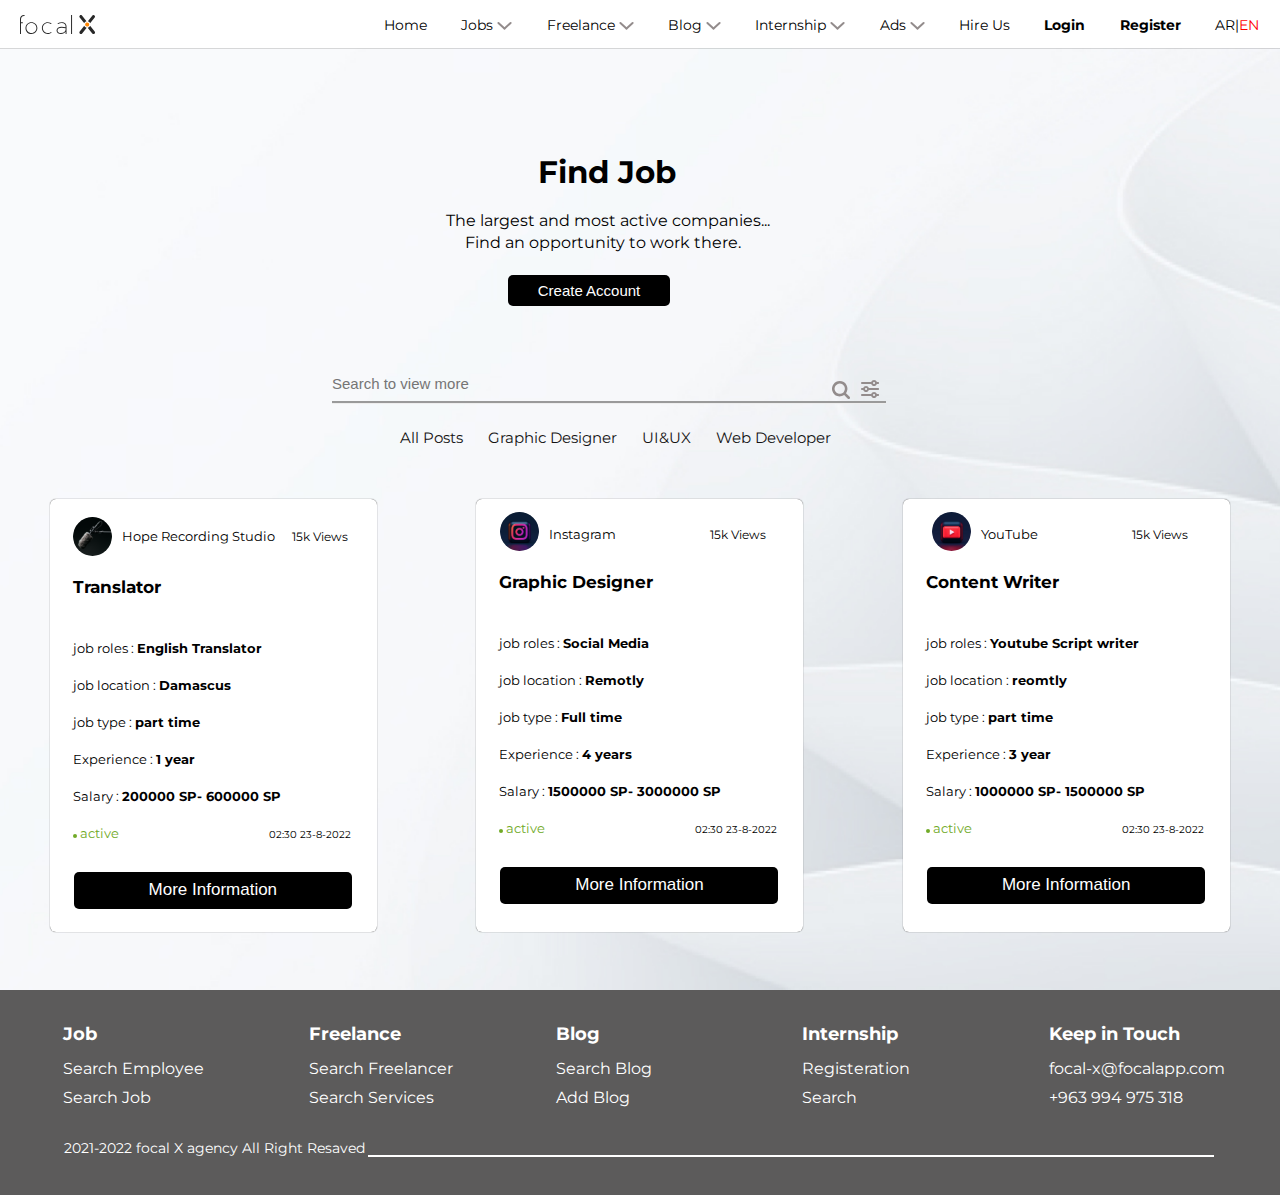
<file: index.html>
<!DOCTYPE html>
<html lang="en">

<head>
    <meta charset="UTF-8">
    <meta http-equiv="X-UA-Compatible" content="IE=edge">
    <meta name="viewport" content="width=device-width, initial-scale=1.0">
    <link rel="stylesheet" href="./assets/css/job.css">
    <link rel="preconnect" href="https://fonts.googleapis.com">
    <link rel="preconnect" href="https://fonts.gstatic.com" crossorigin>
    <link href="https://fonts.googleapis.com/css2?family=Montserrat&display=swap" rel="stylesheet">
    <title>Document</title>
</head>

<body>
    <div class="main-header">
        <div class="part-left">
            <span><img src="./assets/svg/Layer 2.svg"></span>
        </div>


        <div class="part-right">
            <a href="#">Home</a>
            <a href="#" id="btn" class="small-screen"  onclick="menuToggle(this)">Jobs <img
                class="item" onclick="toggleArrow(this)"  src="./assets/svg/Group 78.svg"></a>
            <ul class="dropdown" style="display: none;">
                <li><a href="index.html" class="color active">Search Job</a></li>
                <li><a href="employee.html" class="color">Search Employee</a></li>
                <li><a href="companies.html" class="color">Companies</a></li>
            </ul>
            <a href="#">Freelance <img class="item" onclick="toggleArrow(this)"  src="./assets/svg/Group 78.svg"></a>
            <a href="#">Blog <img class="item" onclick="toggleArrow(this)"  src="./assets/svg/Group 78.svg"></a>
            <a href="#">Internship <img class="item" onclick="toggleArrow(this)"  img src="./assets/svg/Group 78.svg"></img>
            <a href="#">Ads <img class="item" onclick="toggleArrow(this)"  src="./assets/svg/Group 78.svg"></a>
            <a href="#">Hire Us</a>
            <a href="#" class="small-screen"><b>Login</b></a>
            <a href="#" class="small-screen"><b>Register</b></a>
            <a href="#">AR|<span>EN</span></a>
        </div>
    </div>
    <div class="part-top">
        <p class="top"><b>Find Job</b></p>
        <p class="middle">The largest and most active companies...</p>
        <p class="buttom">Find an opportunity to work there.</p>
        <button>Create Account</button>
        <form action="" method=""><input type="search" id="search-input"  placeholder="Search to view more"><img
                class="icon-search"  src="./assets/svg/Vector (1).svg"><img class="icon-fillter"
              src="./assets/svg/vc.svg"></form>


        <div class="middle-bar">
            <a href="#">All Posts</a>
            <a href="#">Graphic Designer</a>
            <a href="#">UI&UX</a>
            <a href="#">Web Developer</a>
        </div>
    </div>

    <div class="main-div">

        <div class="mybox">
            <div class="img"><img src="./assets/svg/Ellipse 57 (2).svg" alt="microphone"><span class="hope">Hope
                    Recording
                    Studio</span><span class="view2">15k Views</span> </div>
            <h1>Translator</h1>
            <p>job roles : <b>English Translator</b></p>
            <p>job location : <b>Damascus</b></p>
            <p>job type : <b>part time</b></p>
            <p>Experience : <b>1 year</b></p>
            <p>Salary : <b>200000 SP- 600000 SP</b></p>
            <p><img src="./assets/svg/Ellipse 41.svg"> <span class="color">active</span><span class="date">02:30
                    23-8-2022</span></p>
            <button>More Information</button>
        </div>


        <div class="mybox">
            <div class="img img2"><img src="./assets/svg/Ellipse 62.svg" alt="insta-icon"><span
                    class="hope">Instagram</span><span class="view">15k Views</span> </div>
            <h1>Graphic Designer</h1>
            <p>job roles : <b>Social Media</b></p>
            <p>job location : <b>Remotly</b></p>
            <p>job type : <b>Full time</b></p>
            <p>Experience : <b>4 years</b></p>
            <p>Salary : <b>1500000 SP- 3000000 SP</b></p>
            <p><img src="./assets/svg/Ellipse 41.svg"> <span class="color">active</span><span class="date">02:30
                    23-8-2022</span></p>
            <button>More Information</button>
        </div>


        <div class="mybox">
            <div class="img img2"><img src="./assets/svg/Ellipse 57 (1).svg" alt="youtube-icon"><span
                    class="hope">YouTube</span><span class="view">15k Views</span> </div>
            <h1>Content Writer</h1>
            <p>job roles : <b>Youtube Script writer</b></p>
            <p>job location : <b>reomtly</b></p>
            <p>job type : <b>part time</b></p>
            <p>Experience : <b>3 year</b></p>
            <p>Salary : <b>1000000 SP- 1500000 SP</b></p>
            <p><img src="./assets/svg/Ellipse 41.svg"> <span class="color">active</span><span class="date">02:30
                    23-8-2022</span></p>
            <button>More Information</button>
        </div>
    </div>
    <footer class="footer">
        <div class="content">
            <div class="row">
                <div class="footer-col">
                    <h1>Job</h1>
                    <ul>
                        <li><a href="#">Search Employee</a></li>
                        <li><a href="#">Search Job</a></li>
                    </ul>
                </div>
                <div class="footer-col">
                    <h1>Freelance</h1>
                    <ul>
                        <li><a href="#">Search Freelancer</a></li>
                        <li><a href="#">Search Services</a></li>
                    </ul>
                </div>
                <div class="footer-col">
                    <h1>Blog</h1>
                    <ul>
                        <li><a href="#">Search Blog</a></li>
                        <li><a href="#">Add Blog</a></li>
                    </ul>
                </div>
                <div class="footer-col">
                    <h1>Internship</h1>
                    <ul>
                        <li><a href="#">Registeration</a></li>
                        <li><a href="#">Search</a></li>
                    </ul>
                </div>
                <div class="footer-col">
                    <h1>Keep in Touch</h1>
                    <ul>
                        <li><a href="#">focal-x@focalapp.com</a></li>
                        <li><a href="#">+963 994 975 318</a></li>
                    </ul>
                </div>
            </div>
            <div class="recent">
                <p>2021-2022 focal X agency All Right Resaved</p>
                <p class="line"></p>
            </div>
        </div>
    </footer>



    <script src="./assets/js/script.js"></script>
</body>

</html>
</file>
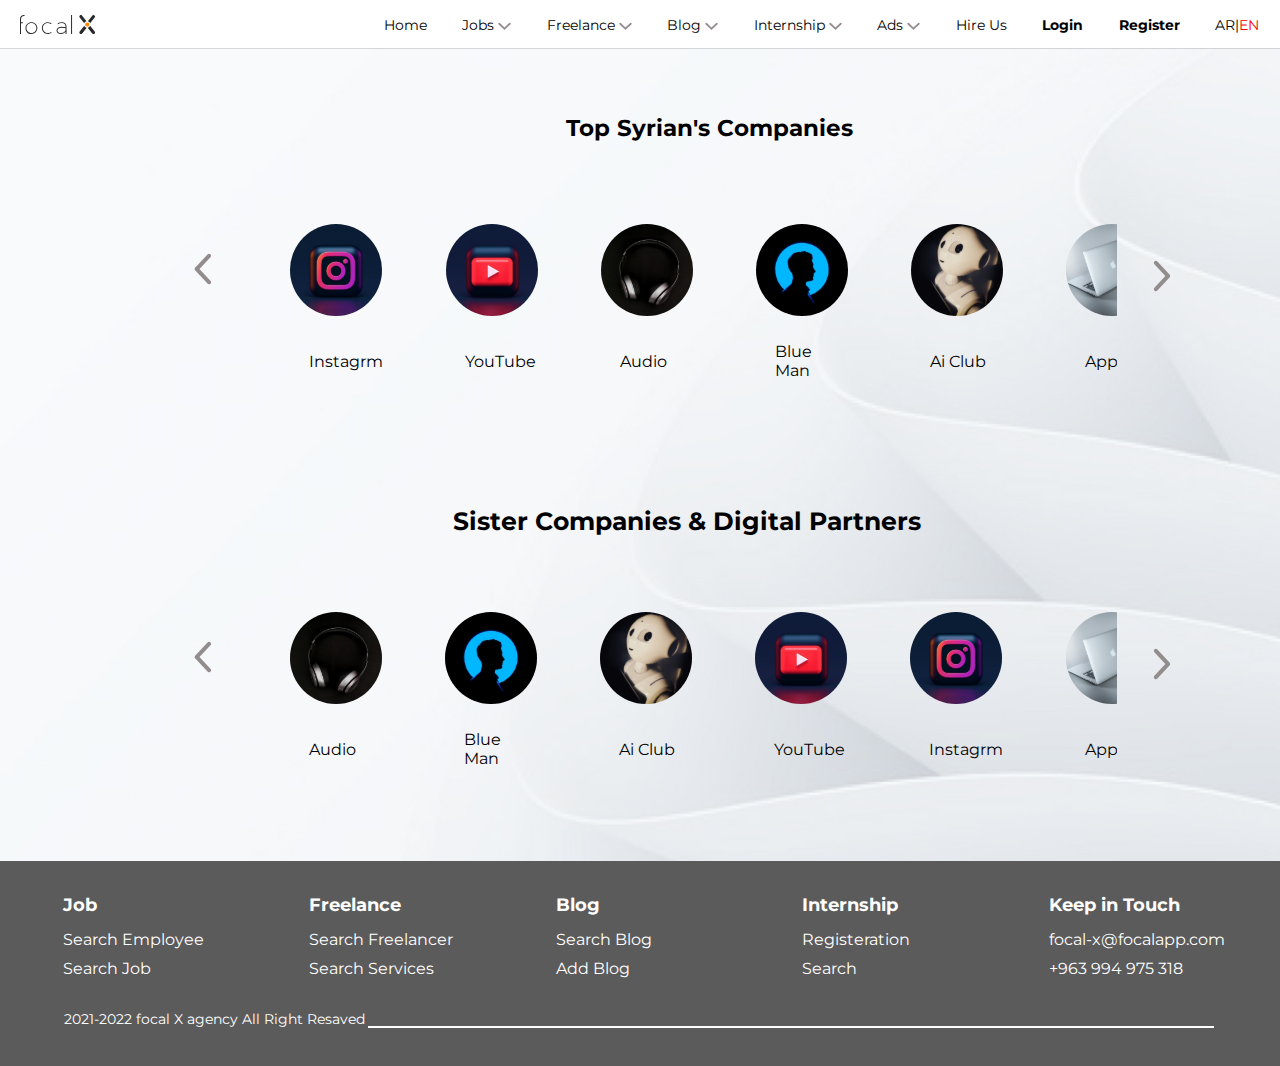
<file: companies.html>
<!DOCTYPE html>
<html lang="en">

<head>
    <meta charset="UTF-8">
    <meta http-equiv="X-UA-Compatible" content="IE=edge">
    <meta name="viewport" content="width=device-width, initial-scale=1.0">
    <link rel="stylesheet" href="./assets/css/companies.css">
    <link rel="preconnect" href="https://fonts.googleapis.com">
    <link rel="preconnect" href="https://fonts.gstatic.com" crossorigin>
    <link href="https://fonts.googleapis.com/css2?family=Montserrat&display=swap" rel="stylesheet">
    <title>Document</title>
</head>

<body>
    <div class="main-header">
        <div class="part-left">
            <span><img src="./assets/svg/Layer 2.svg"></span>
        </div>

        <div class="part-right">
            <a href="#">Home</a>
            <a href="#" id="btn" class="small-screen"  onclick="menuToggle(this)">Jobs <img
                class="item" onclick="toggleArrow(this)"  src="./assets/svg/Group 78.svg"></a>
            <ul class="dropdown" style="display: none;">
                <li><a href="index.html" class="color active">Search Job</a></li>
                <li><a href="employee.html" class="color">Search Employee</a></li>
                <li><a href="companies.html" class="color">Companies</a></li>
            </ul>
            <a href="#">Freelance <img class="item" onclick="toggleArrow(this)"  src="./assets/svg/Group 78.svg"></a>
            <a href="#">Blog <img class="item" onclick="toggleArrow(this)"  src="./assets/svg/Group 78.svg"></a>
            <a href="#">Internship <img class="item" onclick="toggleArrow(this)"  img src="./assets/svg/Group 78.svg"></img>
            <a href="#">Ads <img class="item" onclick="toggleArrow(this)"  src="./assets/svg/Group 78.svg"></a>
            <a href="#">Hire Us</a>
            <a href="#" class="small-screen"><b>Login</b></a>
            <a href="#" class="small-screen"><b>Register</b></a>
            <a href="#">AR|<span>EN</span></a>
        </div>
    </div>

    <p class="top"><b>Top Syrian's Companies</b></p>
    <div class="wrapper">
        <img id="prev" class="prev" src="./assets/svg/Group 216.svg">
        <div class="carousel">
        <p><img src="./assets/svg/Ellipse 62.svg"><span>Instagrm</span></p>
        <p><img src="./assets/svg/Ellipse 63.svg"><span>YouTube</span></p>
        <p> <img src="./assets/svg/Ellipse 64.svg"><span>Audio</span></p>
        <p><img src="./assets/svg/Ellipse 65.svg"><span>Blue Man</span></p>
        <p><img src="./assets/svg/Ellipse 67.svg"><span>Ai Club</span> </p>
        <p><img src="./assets/svg/Ellipse 68.svg"><span>Apple</span></p>
        <p><img src="./assets/svg/Ellipse 62.svg"><span>Instagrm</span></p>
        <p><img src="./assets/svg/Ellipse 63.svg"><span>YouTube</span></p>
        <p> <img src="./assets/svg/Ellipse 64.svg"><span>Audio</span></p>
        <p><img src="./assets/svg/Ellipse 65.svg"><span>Blue Man</span></p>
        <p><img src="./assets/svg/Ellipse 67.svg"><span>Ai Club</span> </p>
        <p><img src="./assets/svg/Ellipse 68.svg"><span>Apple</span></p>
    </div>
    <img id="next" class="next" src="./assets/svg/Group 481.svg">
</div>

    <p class="buttom"><b>Sister Companies & Digital Partners</b></p>
    <div class="wrapper">
        <img id="prev" class="prev" src="./assets/svg/Group 216.svg">
        <div class="carousel">
        <p> <img src="./assets/svg/Ellipse 64.svg"><span>Audio</span></p>
        <p><img src="./assets/svg/Ellipse 65.svg"><span>Blue Man</span></p>
        <p><img src="./assets/svg/Ellipse 67.svg"><span>Ai Club</span> </p>
        <p><img src="./assets/svg/Ellipse 63.svg"><span>YouTube</span></p>
        <p><img src="./assets/svg/Ellipse 62.svg"><span>Instagrm</span></p>
        <p><img src="./assets/svg/Ellipse 68.svg"><span>Apple</span></p>
        <p> <img src="./assets/svg/Ellipse 64.svg"><span>Audio</span></p>
        <p><img src="./assets/svg/Ellipse 65.svg"><span>Blue Man</span></p>
        <p><img src="./assets/svg/Ellipse 67.svg"><span>Ai Club</span> </p>
        <p><img src="./assets/svg/Ellipse 63.svg"><span>YouTube</span></p>
        <p><img src="./assets/svg/Ellipse 62.svg"><span>Instagrm</span></p>
        <p><img src="./assets/svg/Ellipse 68.svg"><span>Apple</span></p>

    </div>
    <img id="next" class="next" src="./assets/svg/Group 481.svg">
    </div>

    <footer class="footer">
        <div class="content">
            <div class="row">
                <div class="footer-col">
                    <h1>Job</h1>
                    <ul>
                        <li><a href="#">Search Employee</a></li>
                        <li><a href="#">Search Job</a></li>
                    </ul>
                </div>
                <div class="footer-col">
                    <h1>Freelance</h1>
                    <ul>
                        <li><a href="#">Search Freelancer</a></li>
                        <li><a href="#">Search Services</a></li>
                    </ul>
                </div>
                <div class="footer-col">
                    <h1>Blog</h1>
                    <ul>
                        <li><a href="#">Search Blog</a></li>
                        <li><a href="#">Add Blog</a></li>
                    </ul>
                </div>
                <div class="footer-col">
                    <h1>Internship</h1>
                    <ul>
                        <li><a href="#">Registeration</a></li>
                        <li><a href="#">Search</a></li>
                    </ul>
                </div>
                <div class="footer-col">
                    <h1>Keep in Touch</h1>
                    <ul>
                        <li><a href="#">focal-x@focalapp.com</a></li>
                        <li><a href="#">+963 994 975 318</a></li>
                    </ul>
                </div>
            </div>
            <div class="recent">
                <p>2021-2022 focal X agency All Right Resaved</p>
                <p class="line"></p>
            </div>
        </div>
    </footer>
    <script src="./assets/js/script.js"></script>
</body>

</html>
</file>
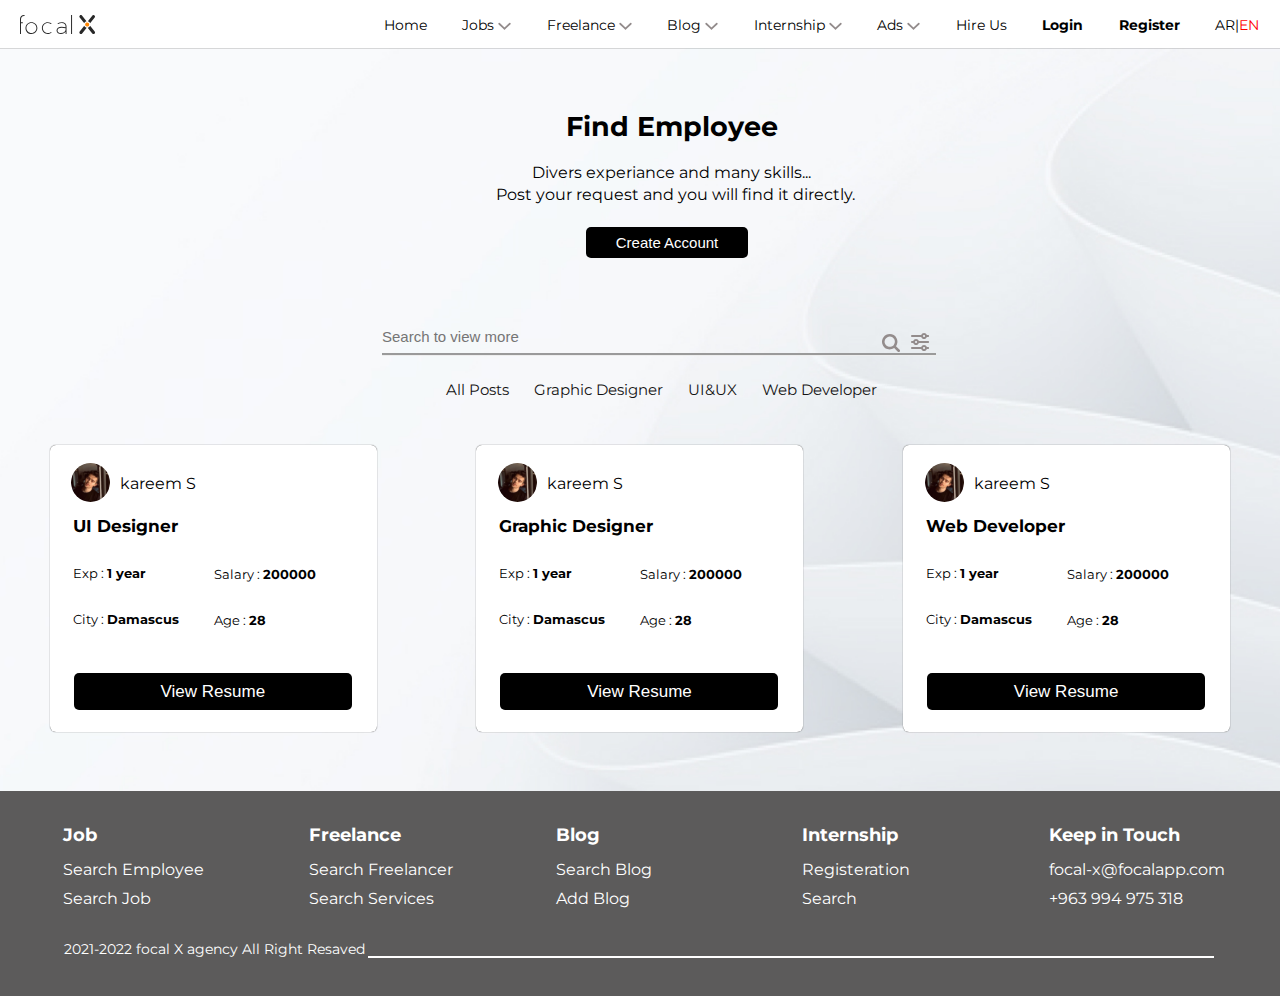
<file: employee.html>
<!DOCTYPE html>
<html lang="en">

<head>
    <meta charset="UTF-8">
    <meta http-equiv="X-UA-Compatible" content="IE=edge">
    <meta name="viewport" content="width=device-width, initial-scale=1.0">
    <link rel="stylesheet" href="./assets/css/employee.css">
    <link rel="preconnect" href="https://fonts.googleapis.com">
    <link rel="preconnect" href="https://fonts.gstatic.com" crossorigin>
    <link href="https://fonts.googleapis.com/css2?family=Montserrat&display=swap" rel="stylesheet">
    <title>Document</title>
</head>

<body>
    <div class="main-header">
        <div class="part-left">
            <span><img src="./assets/svg/Layer 2.svg"></span>
        </div>

        <div class="part-right">
            <a href="#">Home</a>
            <a href="#" id="btn" class="small-screen"  onclick="menuToggle(this)">Jobs <img
                class="item" onclick="toggleArrow(this)"  src="./assets/svg/Group 78.svg"></a>
            <ul class="dropdown" style="display: none;">
                <li><a href="index.html" class="color active">Search Job</a></li>
                <li><a href="employee.html" class="color">Search Employee</a></li>
                <li><a href="companies.html" class="color">Companies</a></li>
            </ul>
            <a href="#">Freelance <img class="item" onclick="toggleArrow(this)"  src="./assets/svg/Group 78.svg"></a>
            <a href="#">Blog <img class="item" onclick="toggleArrow(this)"  src="./assets/svg/Group 78.svg"></a>
            <a href="#">Internship <img class="item" onclick="toggleArrow(this)"  img src="./assets/svg/Group 78.svg"></img>
            <a href="#">Ads <img class="item" onclick="toggleArrow(this)"  src="./assets/svg/Group 78.svg"></a>
            <a href="#">Hire Us</a>
            <a href="#" class="small-screen"><b>Login</b></a>
            <a href="#" class="small-screen"><b>Register</b></a>
            <a href="#">AR|<span>EN</span></a>
        </div>
    </div>
    <div class="part-top">
        <p class="top"><b>Find Employee</b></p>
        <p class="middle">Divers experiance and many skills...</p>
        <p class="buttom">Post your request and you will find it directly.</p>
        <button>Create Account</button>
        <form action="" method=""><input type="search" class="search" placeholder="Search to view more"><img
                class="icon-search" src="./assets/svg/Vector (1).svg"><img class="icon-fillter"
                src="./assets/svg/vc.svg"></form>


        <div class="middle-bar">
            <a href="#">All Posts</a>
            <a href="#">Graphic Designer</a>
            <a href="#">UI&UX</a>
            <a href="#">Web Developer</a>
        </div>
    </div>

    <div class="main-div">

        <div class="mybox">
            <div class="img"><img src="./assets/svg/Ellipse 57.svg" alt="insta-icon"><span>kareem S</span> </div>
            <h1>UI Designer</h1>
            <p>Exp : <b>1 year</b></p>
            <p class="right">Salary : <b>200000</b></p>
            <p>City : <b>Damascus</b></p>
            <p class="right">Age : <b>28</b></p>
            <button>View Resume</button>
        </div>


        <div class="mybox">
            <div class="img"><img src="./assets/svg/Ellipse 57.svg" alt="insta-icon"><span>kareem S</span> </div>
            <h1>Graphic Designer</h1>
            <p>Exp : <b>1 year</b></p>
            <p class="right">Salary : <b>200000</b></p>
            <p>City : <b>Damascus</b></p>
            <p class="right">Age : <b>28</b></p>
            <button>View Resume</button>
        </div>


        <div class="mybox">
            <div class="img"><img src="./assets/svg/Ellipse 57.svg" alt="insta-icon"><span>kareem S</span> </div>
            <h1>Web Developer</h1>
            <p>Exp : <b>1 year</b></p>
            <p class="right">Salary : <b>200000</b></p>
            <p>City : <b>Damascus</b></p>
            <p class="right">Age : <b>28</b></p>
            <button>View Resume</button>
        </div>
    </div>
    <footer class="footer">
        <div class="content">
            <div class="row">
                <div class="footer-col">
                    <h1>Job</h1>
                    <ul>
                        <li><a href="#">Search Employee</a></li>
                        <li><a href="#">Search Job</a></li>
                    </ul>
                </div>
                <div class="footer-col">
                    <h1>Freelance</h1>
                    <ul>
                        <li><a href="#">Search Freelancer</a></li>
                        <li><a href="#">Search Services</a></li>
                    </ul>
                </div>
                <div class="footer-col">
                    <h1>Blog</h1>
                    <ul>
                        <li><a href="#">Search Blog</a></li>
                        <li><a href="#">Add Blog</a></li>
                    </ul>
                </div>
                <div class="footer-col">
                    <h1>Internship</h1>
                    <ul>
                        <li><a href="#">Registeration</a></li>
                        <li><a href="#">Search</a></li>
                    </ul>
                </div>
                <div class="footer-col">
                    <h1>Keep in Touch</h1>
                    <ul>
                        <li><a href="#">focal-x@focalapp.com</a></li>
                        <li><a href="#">+963 994 975 318</a></li>
                    </ul>
                </div>
            </div>
            <div class="recent">
                <p>2021-2022 focal X agency All Right Resaved</p>
                <p class="line"></p>
            </div>
        </div>
    </footer>
    <script src="./assets/js/script.js"></script>
</body>

</html>
</file>
<file: assets/css/job.css>
* {
    margin: 0;
    padding: 0;
    box-sizing: border-box;
}

body {
    background-image: url('../images/bg.jpg');
    background-position: center;
    background-repeat: no-repeat;
    background-size: cover;
    max-width: 100vw;
    display: grid;
    position: relative;
    grid-template-rows: 2fr 5fr;
    font-family: 'Montserrat', sans-serif;
}

.main-header {
    height: 48px;
    width: 100%;
    display: flex;
    position: relative;
    justify-content: space-between;
    box-shadow: 0px 0px 1px rgb(43, 41, 41);
    background-color: #fff;
    color: #938C8C;
}

.main-header .part-left {
    width: 30%;
    padding-left: 20px;
    font-size: 30px;
    padding-top: 6px;
    color: black;
    font-family: Montserrat;
}

.main-header .part-right {
    width: 70%;
    justify-content: space-between;
    display: flex;
    padding: 16px 21px 0 0;
    font-size: 14px;
    position: relative;
}

.main-header .part-right span {
    color: red;
}

.main-header .part-right a {
    color: black;
    text-decoration: none;
    position: relative;
}
 .selected{
   transform: rotate(180deg);
}
 
 .unselected{
   transform: rotate(0);
}
 
.main-header .part-right .dropdown {
    width: 60%;
    background-color: #141313;
    position: absolute;
    top: 56px;
    left: -15px;
    border-radius: 6px;
    display: none;
    justify-content: space-around;
    height: 43px;
    padding-top: 12px;
    font-size: 17px;

}

.main-header .part-right .dropdown .color {
    color: #fff;
}

.main-header .part-right .dropdown .active {
    color: brown;
}

.main-header .part-right .dropdown::before {
    position: absolute;
    content: '';
    height: 19px;
    width: 19px;
    background-color: black;
    right: 495px;
    top: -10px;
    transform: rotate(45deg);
}



.part-top {
    width: 100%;
    height: 353px;
    position: relative;
    margin: -14px 0px 5px 0;
}

.part-top .top {
    font-size: 31px;
   margin: 29px 0 0 538px;
}

.part-top .middle {
       margin: 20px 0 0 446px;
}

.part-top .buttom {
   margin: 3px 0 0 465px;
}

.part-top button {
    width: 162px;
    height: 31px;
    border-radius: 5px;
    color: white;
    background: black;
    border: none;
    margin: 23px 0 0 508px;
    font-size: 15px;
    cursor: pointer;
}

.part-top #search-input {
    width: 554px;
    height: 37px;
    margin: 61px 0 -2px 332px;
    border: none;
    font-size: 15px;
    border-bottom-style: groove;
    background-color: transparent;
}

.part-top form .icon-search {
    transform: translate(-54px, 10px);
}

.part-top form .icon-fillter {
    transform: translate(-44px, 10px);
}

.part-top .middle-bar {
    justify-content: space-between;
    display: flex;
    width: 431px;
    margin: 26px 0 0 400px;
}

.part-top .middle-bar a {
    text-decoration: none;
    color: #141313;
    font-size: 15px;
    position: relative;
}

.part-top .middle-bar a::after {
    content: '';
    position: absolute;
    background-color: brown;
    height: 3px;
    width: 0;
    left: 0;
    bottom: -10px;
    transition: 0.3s;
}

.part-top .middle-bar a:hover::after {
    width: 100%;
}

.main-div {
    display: flex;
    justify-content: space-around;
    align-items: center;
    margin-top: -46px;
}

.mybox {
    background-color: white;
    width: 327px;
    margin-top: 63px;
    padding: 6px 23px;
    box-shadow: 0px 0px 1px #282828;
    border-radius: 6px;
    height: 433px;
    overflow: hidden;
    line-height: 37px;
    transition: 0.2s;
}

.mybox .img {
    display: flex;
    justify-content: center;
    align-items: center;
}

.mybox .img img,
.mybox .img2 img {
    width: 39px;
    height: 39px;
    margin: 12px 10px 13px -23px;
    border: none;
    display: block;
    object-fit: cover;
    border-radius: 18px;
}

.mybox .img2 img {
    margin: 7px 10px 13px -107px;
}

.mybox .hope {
    font-size: 13px;
}

.mybox .view2 {
    font-size: 12px;
    transform: translate(17px, 0px);
}

.mybox .view {
    font-size: 12px;
    transform: translate(94px, 0px);
}

.mybox h1 {
    font-size: 17px;
    margin-bottom: 24px
}

.mybox p {
    font-size: 13px;
}

.mybox b {
    font-size: 13px;
}

.mybox p .color {
    color: #71AA27;
}

.mybox .date {
    font-size: 10px;
    margin-left: 150px;
}

.mybox button {
    width: 278px;
    height: 37px;
    border-radius: 5px;
    color: white;
    background: black;
    border: none;
    font-size: 17px;
    margin: 19px 0 0 1px;
    cursor: pointer;
}

.mybox:hover {
    transform: translateY(-2%);
}


.content {
    max-width: 1501px;
    background-color: #5c5b5b;
    height: 205px;
    padding: 33px 0 0 48px;
}

.row {
    display: flex;
    flex-wrap: wrap;
}

.footer {
    padding: 58px 0 0 0;
    height: 236px;

}

ul {
    list-style: none;

}

.footer-col {
    width: 20%;
    padding: 0 15px;
}

.footer-col h1 {
    font-size: 18px;
    margin-bottom: 14px;
    font-weight: 500px;
    position: relative;
    color: #fff;
}

.footer .content .recent {
    padding-top: 32px;
    padding-left: 16px;
    font-size: 14px;
    color: white;
    display: grid;
    grid-template-columns: 1fr 3fr;
}

.footer .content .line {
    border-bottom: 2px solid white;
    width: 846px;
}

.footer-col h1::before {
    content: '';
    position: relative;
    left: 0;
    bottom: -10px;
    background-color: aqua;
    height: 2px;
    width: 50px;

}

.footer-col ul li:not(:last-child) {
    margin-bottom: 10px;
}

.footer-col ul li a {
    font-size: 16px;
    text-decoration: none;
    font-weight: 200px;
    display: block;
    color: #fff;
    transition: all 0.3s ease;
}

.footer-col ul li a:hover {
    color: #000;
    padding-left: 10px;

}





/* responsive */

@media (min-width : 350px) and (max-width : 667px) {
    .main-header {
        display: block;
        height: 69px;
    }

    .main-header .part-right {
        display: none;
    }

    .part-top {
        margin: -23px 0px 14px -160px;
        position: relative;
    }

    .part-top .search {
        width: 303px;
        margin: 61px 0 -2px 499px;
    }

    .part-top .middle-bar {
        display: none;
    }

    .main-div {
        display: grid;
        margin-top: -74px;
        grid-template-columns: repeat(1, 1fr);
        padding-left: 259px;
    }

    .footer {
        height: 357px;
    }

    .footer-col {
        padding: 11px 15px;
    }

    .content {
        height: 761px;
    }

    .footer .content .recent {
        padding-top: 9px;
        padding-left: -5px;
        font-size: 11px;
        display: block;
    }

    .row {
        display: block;
    }
}

@media (min-width : 667px) and (max-width : 992px) {
   .main-header {
        display: block;
        height: 69px;
    }

    .main-header .part-right {
        display: flex;
    }

    .part-top {
        margin: -23px 0px 14px -160px;
        position: relative;
    }

    .part-top .search {
        width: 303px;
        margin: 61px 0 -2px 499px;
    }

    .part-top .middle-bar {
        display: none;
    }

    .main-div {
        display: grid;
        margin-top: -74px;
        grid-template-columns: repeat(1, 1fr);
        padding-left: 259px;
    }

    .footer {
        height: 357px;
    }

    .footer-col {
        padding: 11px 15px;
    }

    .content {
        height: 761px;
    }

    .footer .content .recent {
        padding-top: 9px;
        padding-left: -5px;
        font-size: 11px;
        display: block;
    }

    .row {
        display: block;
    }
}

@media (min-width : 992px) and (max-width : 1100px) {
    .main-header .part-right a {
        display: none;
    }

    .main-header .part-right .small-screen {
        display: inline-block;
    }

}
</file>
<file: assets/css/companies.css>
* {
    margin: 0;
    padding: 0;
    box-sizing: border-box;
}

body {
    background-image: url('../images/bg.jpg');
    background-position: center;
    background-repeat: no-repeat;
    background-size: cover;
    max-width: 100vw;
    display: grid;
    position: relative;
    grid-template-rows: 2fr 5fr;
    font-family: 'Montserrat', sans-serif;
}

.main-header {
    height: 48px;
    width: 100%;
    display: flex;
    position: relative;
    justify-content: space-between;
    box-shadow: 0px 0px 1px rgb(43, 41, 41);
    background-color: #fff;
    color: #938C8C;
}

.main-header .part-left {
    width: 30%;
    padding-left: 20px;
    font-size: 30px;
    padding-top: 6px;
    color: black;
    font-family: Montserrat;
}

.main-header .part-right {
    width: 70%;
    justify-content: space-between;
    display: flex;
    padding: 16px 21px 0 0;
    font-size: 14px;
    position: relative;
}

.main-header .part-right span {
    color: red;
}

.main-header .part-right a {
    color: black;
    text-decoration: none;
}
.selected{
    transform: rotate(180deg);
 }
  
  .unselected{
    transform: rotate(0);
 }
.main-header .part-right .dropdown {
    width: 60%;
    background-color: #141313;
    position: absolute;
    top: 51px;
    left: -15px;
    z-index: 999;
    border-radius: 6px;
    display: flex;
    justify-content: space-around;
    height: 43px;
    padding-top: 12px;
    font-size: 17px;
}

.main-header .part-right .dropdown .color {
    color: #fff;
}

.main-header .part-right .dropdown .active {
    color: brown;
}

.main-header .part-right .dropdown::before {
    position: absolute;
    content: '';
    height: 19px;
    width: 19px;
    background-color: black;
    right: 442px;
    top: -10px;
    transform: rotate(45deg);
    z-index: -1;
}

.main-header .part-right img {
    width: 13px;
}

.top {
    font-size: 23px;
    margin: 66px 0 0 566px;
}
.wrapper{
    width: 1000px;
    margin-left: 227px;
    position: relative;
}

.wrapper .carousel {
    overflow: hidden;
   /*  padding-left: 112px; */
    margin-top: 20px;
    margin-right: 110px;
    display: flex;
    scroll-behavior: smooth;
    justify-content: space-around;
}
.carousel .dragging{
    scroll-behavior: auto;
    cursor: grab;  
}
.carousel .dragging img{
    pointer-events: none;
}
.wrapper .carousel p,
.wrapper .carousel p {
    margin-bottom: 23px;
    display: grid;
    padding-left: 63px;
}

.wrapper .carousel p span,
.wrapper .carousel p span {
    padding-left: 19px;
    padding-top: 26px;
}

.buttom {
    font-size: 25px;
    margin: 67px 0 20px 453px;
}

p img:hover {
    transform: translateY(-2%);
}


.wrapper .prev ,.wrapper .next{
    text-align: center;
    line-height: 46px;
    cursor: pointer;

}
.wrapper .prev{
    transform: translate(-33px ,85px);
    
}
.wrapper .next{
    transform: translate(926px, -143px);
}








.content {
    max-width: 1348px;
    background-color: #5c5b5b;
    height: 205px;
    padding: 33px 0 0 48px;
}

.row {
    display: flex;
    flex-wrap: wrap;
}

.footer {
    padding: 34px 0 0 0;
    height: 236px;

}

ul {
    list-style: none;

}

.footer-col {
    width: 20%;
    padding: 0 15px;
}

.footer-col h1 {
    font-size: 18px;
    margin-bottom: 14px;
    font-weight: 500px;
    position: relative;
    color: #fff;
}

.footer .content .recent {
    padding-top: 32px;
    padding-left: 16px;
    font-size: 14px;
    color: white;
    display: grid;
    grid-template-columns: 1fr 3fr;
}

.footer .content .line {
    border-bottom: 2px solid white;
    width: 846px;
}

.footer-col h1::before {
    content: '';
    position: relative;
    left: 0;
    bottom: -10px;
    background-color: aqua;
    height: 2px;
    width: 50px;

}

.footer-col ul li:not(:last-child) {
    margin-bottom: 10px;
}

.footer-col ul li a {
    font-size: 16px;
    text-decoration: none;
    font-weight: 200px;
    display: block;
    color: #fff;
    transition: all 0.3s ease;
}

.footer-col ul li a:hover {
    color: #000;
    padding-left: 10px;

}





/* responsive */

@media (min-width : 350px) and (max-width : 667px) {
    .main-header {
        display: block;
        height: 69px;
    }

    .main-header .part-right {
        display: none;
    }

    .top,
    .buttom {

        margin: 66px 0 0 363px;
    }

    .slider-controller .next {
        transform: translate(803px, -136px);
    }

    .footer {
        height: 357px;
    }

    .footer-col {
        padding: 11px 15px;
    }

    .content {
        height: 761px;
    }

    .footer .content .recent {
        padding-top: 9px;
        padding-left: -5px;
        font-size: 11px;
        display: block;
    }

    .row {
        display: block;
    }
}

@media (min-width : 667px) and (max-width : 992px) {
    .main-header .part-right a {
        display: none;
    }

    .wrapper{
        width:calc(100% /5);
    }

    .footer {
        height: 357px;
    }

    .footer-col {
        padding: 11px 15px;
    }

    .content {
        height: 761px;
    }

    .footer .content .recent {
        padding-top: 9px;
        padding-left: -5px;
        font-size: 11px;
        display: block;
    }

    .row {
        display: block;
    }
}
</file>
<file: assets/css/employee.css>
* {
    margin: 0;
    padding: 0;
    box-sizing: border-box;
}

body {
    background-image: url('../images/bg.jpg');
    background-position: center;
    background-repeat: no-repeat;
    background-size: cover;
    max-width: 100vw;
    display: grid;
    position: relative;
    grid-template-rows: 2fr 5fr;
    font-family: 'Montserrat', sans-serif;
}

.main-header {
    height: 48px;
    width: 100%;
    display: flex;
    position: relative;
    justify-content: space-between;
    box-shadow: 0px 0px 1px rgb(43, 41, 41);
    background-color: #fff;
    color: #938C8C;
}

.main-header .part-left {
    width: 30%;
    padding-left: 20px;
    font-size: 30px;
    padding-top: 6px;
    color: black;
    font-family: Montserrat;
}

.main-header .part-right {
    width: 70%;
    justify-content: space-between;
    display: flex;
    padding: 16px 21px 0 0;
    font-size: 14px;
    position: relative;
}

.main-header .part-right span {
    color: red;
}

.main-header .part-right a {
    color: black;
    text-decoration: none;
}
.selected{
    transform: rotate(180deg);
 }
  
  .unselected{
    transform: rotate(0);
 }

.main-header .part-right .dropdown {
    width: 60%;
    background-color: #141313;
    position: absolute;
    top: 51px;
    left: -15px;
    z-index: 999;
    border-radius: 6px;
    display: flex;
    justify-content: space-around;
    height: 43px;
    padding-top: 12px;
    font-size: 17px;
}

.main-header .part-right .dropdown .color {
    color: #fff;
}

.main-header .part-right .dropdown .active {
    color: brown;
}

.main-header .part-right .dropdown::before {
    position: absolute;
    content: '';
    height: 19px;
    width: 19px;
    background-color: black;
    right: 442px;
    top: -10px;
    transform: rotate(45deg);
    z-index: -1;
}

.main-header .part-right img {
    width: 13px;
}

.part-top {
    width: 100%;
    height: 353px;
    position: absolute;
    margin: 81px 0px 14px 0;
}

.part-top .top {
    font-size: 27px;
    margin: 29px 0 0 566px;
}

.part-top .middle {
    margin: 20px 0 0 532px;
}

.part-top .buttom {
    margin: 3px 0 0 496px;
}

.part-top button {
    width: 162px;
    height: 31px;
    border-radius: 5px;
    color: white;
    background: black;
    border: none;
    margin: 23px 0 0 586px;
    font-size: 15px;
    cursor: pointer;
}

.part-top .search {
    width: 554px;
    height: 37px;
    margin: 61px 0 -2px 382px;
    border: none;
    font-size: 15px;
    border-bottom-style: groove;
    background-color: transparent;
}

.part-top form .icon-search {
    transform: translate(-54px, 10px);
}

.part-top form .icon-fillter {
    transform: translate(-44px, 10px);
}

.part-top .middle-bar {
    justify-content: space-between;
    display: flex;
    width: 431px;
    margin: 26px 0 0 446px;
}

.part-top .middle-bar a {
    text-decoration: none;
    color: #141313;
    font-size: 15px;
    position: relative;
}

.part-top .middle-bar a::after {
    content: '';
    position: absolute;
    background-color: brown;
    height: 3px;
    width: 0;
    left: 0;
    bottom: -10px;
    transition: 0.3s;
}

.part-top .middle-bar a:hover::after {
    width: 100%;
}

.main-div {
    display: flex;
    justify-content: space-around;
    align-items: center;
    margin-top: 124px;
}

.mybox {
    background-color: white;
    width: 327px;
    margin-top: 105px;
    padding: 6px 23px;
    box-shadow: 0px 0px 1px #282828;
    border-radius: 6px;
    height: 287px;
    overflow: hidden;
    cursor: pointer;
    line-height: 23px;
    transition: 0.2s;
    margin-bottom: 25px
}

.mybox .img {
    display: flex;
    justify-content: center;
    align-items: center;
}

.mybox .img img {
    width: 39px;
    height: 39px;
    margin: 12px 10px 13px -159px;
    border: none;
    display: block;
    object-fit: cover;
    border-radius: 18px;
}

.mybox .right {
    font-size: 13px;
    transform: translate(141px, -22px);
}

.mybox h1 {
    font-size: 17px;
    margin-bottom: 24px
}

.mybox p {
    font-size: 13px;
}

.mybox b {
    font-size: 13px;
}

.mybox p .color {
    color: #71AA27;
}

.mybox .date {
    font-size: 10px;
    margin-left: 150px;
}

.mybox button {
    width: 278px;
    height: 37px;
    border-radius: 5px;
    color: white;
    background: black;
    border: none;
    font-size: 17px;
    margin: 19px 0 0 1px;
    cursor: pointer;

}

.mybox:hover {
    transform: translateY(-2%);
}


.content {
    max-width: 1348px;
    background-color: #5c5b5b;
    height: 205px;
    padding: 33px 0 0 48px;
}

.row {
    display: flex;
    flex-wrap: wrap;
}

.footer {
    padding: 34px 0 0 0;
    height: 236px;

}

ul {
    list-style: none;

}

.footer-col {
    width: 20%;
    padding: 0 15px;
}

.footer-col h1 {
    font-size: 18px;
    margin-bottom: 14px;
    font-weight: 500px;
    position: relative;
    color: #fff;
}

.footer .content .recent {
    padding-top: 32px;
    padding-left: 16px;
    font-size: 14px;
    color: white;
    display: grid;
    grid-template-columns: 1fr 3fr;
}

.footer .content .line {
    border-bottom: 2px solid white;
    width: 846px;
}

.footer-col h1::before {
    content: '';
    position: relative;
    left: 0;
    bottom: -10px;
    background-color: aqua;
    height: 2px;
    width: 50px;

}

.footer-col ul li:not(:last-child) {
    margin-bottom: 10px;
}

.footer-col ul li a {
    font-size: 16px;
    text-decoration: none;
    font-weight: 200px;
    display: block;
    color: #fff;
    transition: all 0.3s ease;
}

.footer-col ul li a:hover {
    color: #000;
    padding-left: 10px;

}





/* responsive */



@media (min-width : 350px) and (max-width : 667px) {
    .main-header {
        display: block;
        height: 69px;
    }

    .main-header .part-right {
        display: none;
    }

    .part-top {
        margin: -23px 0px 14px -160px;
        position: relative;
    }

    .part-top .search {
        width: 303px;
        margin: 61px 0 -2px 499px;
    }

    .part-top .middle-bar {
        display: none;
    }

    .main-div {
        display: grid;
        margin-top: -74px;
        grid-template-columns: repeat(1, 1fr);
        padding-left: 259px;
    }

    .footer {
        height: 357px;
    }

    .footer-col {
        padding: 11px 15px;
    }

    .content {
        height: 761px;
    }

    .footer .content .recent {
        padding-top: 9px;
        padding-left: -5px;
        font-size: 11px;
        display: block;
    }

    .row {
        display: block;
    }
}

@media (min-width : 667px) and (max-width : 992px) {
   .main-header {
        display: block;
        height: 69px;
    }

    .main-header .part-right {
        display: flex;
    }

    .part-top {
        margin: -23px 0px 14px -160px;
        position: relative;
    }

    .part-top .search {
        width: 303px;
        margin: 61px 0 -2px 499px;
    }

    .part-top .middle-bar {
        display: none;
    }

    .main-div {
        display: grid;
        margin-top: -74px;
        grid-template-columns: repeat(1, 1fr);
        padding-left: 259px;
    }

    .footer {
        height: 357px;
    }

    .footer-col {
        padding: 11px 15px;
    }

    .content {
        height: 761px;
    }

    .footer .content .recent {
        padding-top: 9px;
        padding-left: -5px;
        font-size: 11px;
        display: block;
    }

    .row {
        display: block;
    }
}

@media (min-width : 992px) and (max-width : 1100px) {
    .main-header .part-right a {
        display: none;
    }

    .main-header .part-right .small-screen {
        display: inline-block;
    }

}
</file>
